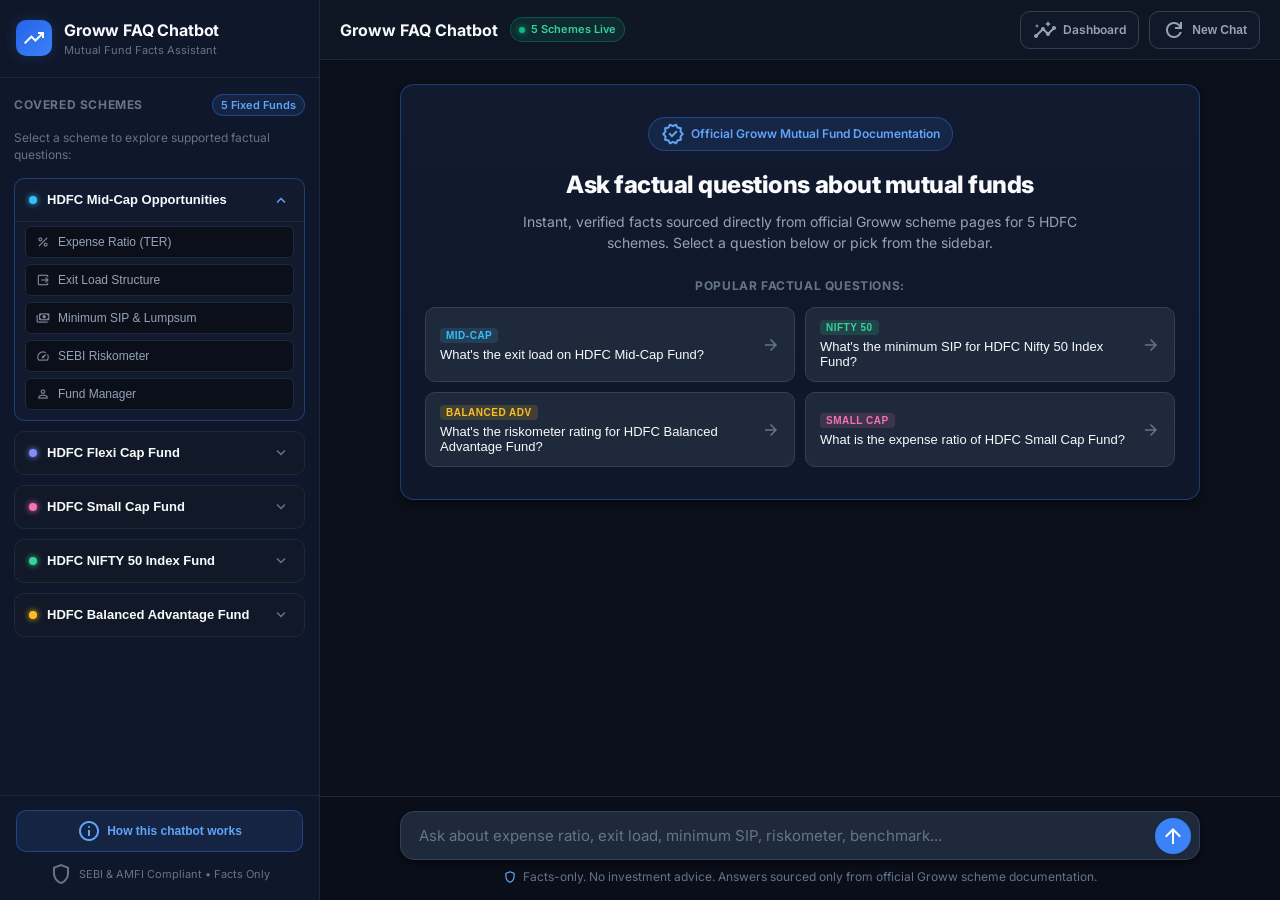
<file: ui/index.html>
<!DOCTYPE html>
<html lang="en">
<head>
  <meta charset="UTF-8">
  <meta name="viewport" content="width=device-width, initial-scale=1.0">
  <title>Groww FAQ Chatbot — Mutual Fund Facts-Only Assistant</title>
  
  <!-- Fonts: Inter, IBM Plex Mono & Google Material Symbols -->
  <link rel="preconnect" href="https://fonts.googleapis.com">
  <link rel="preconnect" href="https://fonts.gstatic.com" crossorigin>
  <link href="https://fonts.googleapis.com/css2?family=IBM+Plex+Mono:wght@400;500;600&family=Inter:wght@400;500;600;700;800&display=swap" rel="stylesheet">
  <link href="https://fonts.googleapis.com/css2?family=Material+Symbols+Outlined:wght,FILL@100..700,0..1&display=swap" rel="stylesheet">
  
  <link rel="stylesheet" href="styles.css">
</head>
<body class="dark-theme">

  <div class="app-layout">
    
    <!-- Sidebar Overlay for Mobile -->
    <div class="sidebar-backdrop" id="sidebarBackdrop"></div>

    <!-- Left Sidebar -->
    <aside class="sidebar" id="sidebar">
      
      <!-- Sidebar Header -->
      <div class="sidebar-header">
        <div class="brand-badge">
          <div class="groww-logo-icon">
            <span class="material-symbols-outlined" style="font-variation-settings: 'FILL' 1;">trending_up</span>
          </div>
          <div class="brand-info">
            <h2 class="brand-name">Groww FAQ Chatbot</h2>
            <span class="brand-sub">Mutual Fund Facts Assistant</span>
          </div>
        </div>
        <button class="sidebar-close-btn" id="sidebarCloseBtn" aria-label="Close sidebar">
          <span class="material-symbols-outlined">close</span>
        </button>
      </div>

      <!-- Schemes & Questions Section -->
      <div class="sidebar-content">
        <div class="section-title-group">
          <span class="section-heading">Covered Schemes</span>
          <span class="scheme-count-tag">5 Fixed Funds</span>
        </div>
        <p class="sidebar-helper-text">Select a scheme to explore supported factual questions:</p>

        <div class="schemes-accordion" id="schemesAccordion">
          
          <!-- Scheme 1: Mid-Cap -->
          <div class="scheme-item active" data-scheme="mid-cap">
            <button class="scheme-toggle" aria-expanded="true">
              <div class="scheme-toggle-left">
                <span class="scheme-dot mid-cap-dot"></span>
                <span class="scheme-title">HDFC Mid-Cap Opportunities</span>
              </div>
              <span class="material-symbols-outlined scheme-chevron">expand_more</span>
            </button>
            <div class="scheme-questions">
              <button class="sidebar-q-btn" data-query="What is the expense ratio (TER) of HDFC Mid Cap Fund Direct Growth?">
                <span class="material-symbols-outlined q-icon">percent</span>
                <span>Expense Ratio (TER)</span>
              </button>
              <button class="sidebar-q-btn" data-query="What's the exit load on HDFC Mid-Cap Fund?">
                <span class="material-symbols-outlined q-icon">output</span>
                <span>Exit Load Structure</span>
              </button>
              <button class="sidebar-q-btn" data-query="What is the minimum SIP amount for HDFC Mid Cap Fund?">
                <span class="material-symbols-outlined q-icon">payments</span>
                <span>Minimum SIP & Lumpsum</span>
              </button>
              <button class="sidebar-q-btn" data-query="What is the riskometer rating for HDFC Mid Cap Fund?">
                <span class="material-symbols-outlined q-icon">speed</span>
                <span>SEBI Riskometer</span>
              </button>
              <button class="sidebar-q-btn" data-query="Who manages HDFC Mid Cap Fund?">
                <span class="material-symbols-outlined q-icon">person</span>
                <span>Fund Manager</span>
              </button>
            </div>
          </div>

          <!-- Scheme 2: Flexi Cap -->
          <div class="scheme-item" data-scheme="flexi-cap">
            <button class="scheme-toggle" aria-expanded="false">
              <div class="scheme-toggle-left">
                <span class="scheme-dot flexi-cap-dot"></span>
                <span class="scheme-title">HDFC Flexi Cap Fund</span>
              </div>
              <span class="material-symbols-outlined scheme-chevron">expand_more</span>
            </button>
            <div class="scheme-questions">
              <button class="sidebar-q-btn" data-query="What benchmark does HDFC Flexi Cap Fund track?">
                <span class="material-symbols-outlined q-icon">query_stats</span>
                <span>Benchmark Index</span>
              </button>
              <button class="sidebar-q-btn" data-query="What is the expense ratio of HDFC Flexi Cap Direct Plan?">
                <span class="material-symbols-outlined q-icon">percent</span>
                <span>Expense Ratio (TER)</span>
              </button>
              <button class="sidebar-q-btn" data-query="What is the minimum SIP for HDFC Flexi Cap?">
                <span class="material-symbols-outlined q-icon">payments</span>
                <span>Minimum SIP & Lumpsum</span>
              </button>
              <button class="sidebar-q-btn" data-query="What is the exit load for HDFC Flexi Cap Fund?">
                <span class="material-symbols-outlined q-icon">output</span>
                <span>Exit Load Rules</span>
              </button>
              <button class="sidebar-q-btn" data-query="Who is the fund manager of HDFC Flexi Cap Fund?">
                <span class="material-symbols-outlined q-icon">person</span>
                <span>Fund Manager</span>
              </button>
            </div>
          </div>

          <!-- Scheme 3: Small Cap -->
          <div class="scheme-item" data-scheme="small-cap">
            <button class="scheme-toggle" aria-expanded="false">
              <div class="scheme-toggle-left">
                <span class="scheme-dot small-cap-dot"></span>
                <span class="scheme-title">HDFC Small Cap Fund</span>
              </div>
              <span class="material-symbols-outlined scheme-chevron">expand_more</span>
            </button>
            <div class="scheme-questions">
              <button class="sidebar-q-btn" data-query="What is the exit load on HDFC Small Cap?">
                <span class="material-symbols-outlined q-icon">output</span>
                <span>Exit Load Period</span>
              </button>
              <button class="sidebar-q-btn" data-query="Is there any lock-in period for HDFC Small Cap Fund?">
                <span class="material-symbols-outlined q-icon">lock_open</span>
                <span>Lock-in Period vs ELSS</span>
              </button>
              <button class="sidebar-q-btn" data-query="What is the expense ratio of HDFC Small Cap Fund?">
                <span class="material-symbols-outlined q-icon">percent</span>
                <span>Expense Ratio (TER)</span>
              </button>
              <button class="sidebar-q-btn" data-query="What is the riskometer classification for HDFC Small Cap Fund?">
                <span class="material-symbols-outlined q-icon">speed</span>
                <span>SEBI Riskometer</span>
              </button>
              <button class="sidebar-q-btn" data-query="What is the minimum SIP for HDFC Small Cap Fund?">
                <span class="material-symbols-outlined q-icon">payments</span>
                <span>Minimum Investment</span>
              </button>
            </div>
          </div>

          <!-- Scheme 4: Nifty 50 Index -->
          <div class="scheme-item" data-scheme="nifty-50">
            <button class="scheme-toggle" aria-expanded="false">
              <div class="scheme-toggle-left">
                <span class="scheme-dot nifty-dot"></span>
                <span class="scheme-title">HDFC NIFTY 50 Index Fund</span>
              </div>
              <span class="material-symbols-outlined scheme-chevron">expand_more</span>
            </button>
            <div class="scheme-questions">
              <button class="sidebar-q-btn" data-query="What's the minimum SIP for HDFC Nifty 50 Index Fund?">
                <span class="material-symbols-outlined q-icon">payments</span>
                <span>Minimum SIP (₹100)</span>
              </button>
              <button class="sidebar-q-btn" data-query="Does HDFC Nifty 50 Index Fund have an exit load?">
                <span class="material-symbols-outlined q-icon">output</span>
                <span>Exit Load (Nil / Zero)</span>
              </button>
              <button class="sidebar-q-btn" data-query="What is the benchmark of HDFC Nifty 50 Index Fund?">
                <span class="material-symbols-outlined q-icon">query_stats</span>
                <span>Underlying Benchmark</span>
              </button>
              <button class="sidebar-q-btn" data-query="What is the expense ratio of HDFC Nifty 50 Index Fund Direct Growth?">
                <span class="material-symbols-outlined q-icon">percent</span>
                <span>Expense Ratio (TER)</span>
              </button>
            </div>
          </div>

          <!-- Scheme 5: Balanced Advantage -->
          <div class="scheme-item" data-scheme="balanced-adv">
            <button class="scheme-toggle" aria-expanded="false">
              <div class="scheme-toggle-left">
                <span class="scheme-dot baf-dot"></span>
                <span class="scheme-title">HDFC Balanced Advantage Fund</span>
              </div>
              <span class="material-symbols-outlined scheme-chevron">expand_more</span>
            </button>
            <div class="scheme-questions">
              <button class="sidebar-q-btn" data-query="What's the riskometer rating for HDFC Balanced Advantage Fund?">
                <span class="material-symbols-outlined q-icon">speed</span>
                <span>Riskometer Rating</span>
              </button>
              <button class="sidebar-q-btn" data-query="What is the expense ratio of HDFC Balanced Advantage Fund?">
                <span class="material-symbols-outlined q-icon">percent</span>
                <span>Expense Ratio (TER)</span>
              </button>
              <button class="sidebar-q-btn" data-query="What is the exit load structure for HDFC Balanced Advantage Fund?">
                <span class="material-symbols-outlined q-icon">output</span>
                <span>Exit Load Tier</span>
              </button>
              <button class="sidebar-q-btn" data-query="How do I download account statements for HDFC Balanced Advantage Fund on Groww?">
                <span class="material-symbols-outlined q-icon">download</span>
                <span>Statement Download Process</span>
              </button>
            </div>
          </div>

        </div>
      </div>

      <!-- Sidebar Footer -->
      <div class="sidebar-footer">
        <button class="sidebar-info-btn" id="aboutBtn">
          <span class="material-symbols-outlined">info</span>
          <span>How this chatbot works</span>
        </button>
        <div class="sidebar-disclaimer-tag">
          <span class="material-symbols-outlined text-[14px]">shield</span>
          <span>SEBI & AMFI Compliant • Facts Only</span>
        </div>
      </div>

    </aside>

    <!-- Main Chat Canvas -->
    <div class="main-canvas">
      
      <!-- Top Header Bar -->
      <header class="top-nav">
        <div class="nav-left">
          <button class="sidebar-toggle-btn" id="sidebarToggleBtn" aria-label="Toggle sidebar menu">
            <span class="material-symbols-outlined">menu</span>
          </button>
          <div class="nav-brand-title">
            <h1>Groww FAQ Chatbot</h1>
            <span class="nav-status-pill">
              <span class="pulse-indicator"></span>
              <span>5 Schemes Live</span>
            </span>
          </div>
        </div>

        <div class="nav-right">
          <a href="/dashboard" class="nav-action-btn" title="Open Pilot Observability Dashboard" style="text-decoration: none;">
            <span class="material-symbols-outlined">insights</span>
            <span class="btn-text">Dashboard</span>
          </a>
          <button class="nav-action-btn" id="clearChatBtn" title="Clear chat history">
            <span class="material-symbols-outlined">refresh</span>
            <span class="btn-text">New Chat</span>
          </button>
        </div>
      </header>

      <!-- Chat Workspace -->
      <main class="chat-workspace">
        <div class="chat-container">
          
          <div class="messages-list" id="messagesList">
            
            <!-- Welcome Hero Screen -->
            <div class="welcome-screen" id="welcomeScreen">
              <div class="welcome-badge">
                <span class="material-symbols-outlined text-[16px]">verified</span>
                <span>Official Groww Mutual Fund Documentation</span>
              </div>

              <h2 class="welcome-heading">Ask factual questions about mutual funds</h2>
              <p class="welcome-subheading">
                Instant, verified facts sourced directly from official Groww scheme pages for 5 HDFC schemes. Select a question below or pick from the sidebar.
              </p>

              <!-- Quick Starter Chips -->
              <div class="chips-container">
                <div class="chips-label">Popular Factual Questions:</div>
                <div class="chips-grid">
                  <button class="question-chip" data-query="What's the exit load on HDFC Mid-Cap Fund?">
                    <div class="chip-content">
                      <span class="chip-scheme-tag mid-cap-tag">Mid-Cap</span>
                      <span class="chip-text">What's the exit load on HDFC Mid-Cap Fund?</span>
                    </div>
                    <span class="material-symbols-outlined chip-arrow">arrow_forward</span>
                  </button>

                  <button class="question-chip" data-query="What's the minimum SIP for HDFC Nifty 50 Index Fund?">
                    <div class="chip-content">
                      <span class="chip-scheme-tag nifty-tag">Nifty 50</span>
                      <span class="chip-text">What's the minimum SIP for HDFC Nifty 50 Index Fund?</span>
                    </div>
                    <span class="material-symbols-outlined chip-arrow">arrow_forward</span>
                  </button>

                  <button class="question-chip" data-query="What's the riskometer rating for HDFC Balanced Advantage Fund?">
                    <div class="chip-content">
                      <span class="chip-scheme-tag baf-tag">Balanced Adv</span>
                      <span class="chip-text">What's the riskometer rating for HDFC Balanced Advantage Fund?</span>
                    </div>
                    <span class="material-symbols-outlined chip-arrow">arrow_forward</span>
                  </button>

                  <button class="question-chip" data-query="What is the expense ratio of HDFC Small Cap Fund?">
                    <div class="chip-content">
                      <span class="chip-scheme-tag small-cap-tag">Small Cap</span>
                      <span class="chip-text">What is the expense ratio of HDFC Small Cap Fund?</span>
                    </div>
                    <span class="material-symbols-outlined chip-arrow">arrow_forward</span>
                  </button>
                </div>
              </div>

            </div>

          </div>

        </div>
      </main>

      <!-- Docked Bottom Input Area -->
      <div class="docked-input-wrapper">
        <div class="input-container">
          <form class="input-form" id="chatForm">
            <div class="input-box-wrapper">
              <input 
                type="text" 
                id="queryInput" 
                class="chat-input" 
                placeholder="Ask about expense ratio, exit load, minimum SIP, riskometer, benchmark..." 
                autocomplete="off"
                required
              />
              <button type="submit" id="sendBtn" class="send-btn" aria-label="Send message">
                <span class="material-symbols-outlined">arrow_upward</span>
              </button>
            </div>
          </form>
          
          <!-- Persistent Disclaimer Footer -->
          <div class="input-disclaimer">
            <span class="material-symbols-outlined disclaimer-icon">shield</span>
            <span>Facts-only. No investment advice. Answers sourced only from official Groww scheme documentation.</span>
          </div>
        </div>
      </div>

    </div>

  </div>

  <!-- About Modal Dialog -->
  <div class="modal-backdrop" id="aboutModal" style="display: none;">
    <div class="modal-card">
      <div class="modal-header">
        <div class="modal-title-group">
          <span class="material-symbols-outlined text-blue">info</span>
          <h3>About Groww FAQ Chatbot</h3>
        </div>
        <button class="modal-close-btn" id="closeModalBtn" aria-label="Close dialog">
          <span class="material-symbols-outlined">close</span>
        </button>
      </div>

      <div class="modal-body">
        <section class="modal-section">
          <h4>Verified 5-Scheme Corpus</h4>
          <p>This chatbot strictly answers questions from 5 official Groww HTML scheme pages with zero external crawling or PDF ingestion:</p>
          <ul class="modal-list">
            <li><a href="https://groww.in/mutual-funds/hdfc-mid-cap-fund-direct-growth" target="_blank" rel="noopener noreferrer">HDFC Mid-Cap Opportunities Direct Plan ↗</a></li>
            <li><a href="https://groww.in/mutual-funds/hdfc-equity-fund-direct-growth" target="_blank" rel="noopener noreferrer">HDFC Flexi Cap Direct Plan ↗</a></li>
            <li><a href="https://groww.in/mutual-funds/hdfc-small-cap-fund-direct-growth" target="_blank" rel="noopener noreferrer">HDFC Small Cap Direct Plan ↗</a></li>
            <li><a href="https://groww.in/mutual-funds/hdfc-nifty-50-index-fund-direct-growth" target="_blank" rel="noopener noreferrer">HDFC Nifty 50 Index Direct Plan ↗</a></li>
            <li><a href="https://groww.in/mutual-funds/hdfc-balanced-advantage-fund-direct-growth" target="_blank" rel="noopener noreferrer">HDFC Balanced Advantage Direct Plan ↗</a></li>
          </ul>
        </section>

        <section class="modal-section">
          <h4>Pre-Retrieval Guardrails & Refusal Gate</h4>
          <p>The chatbot enforces regulatory compliance by immediately refusing:</p>
          <ul class="modal-list">
            <li><strong>Investment Advice:</strong> "Should I buy / sell / redeem?"</li>
            <li><strong>Scheme Comparisons:</strong> "Which fund gives higher return?"</li>
            <li><strong>Return Forecasts:</strong> "How much money will I make?"</li>
            <li><strong>Out-of-Corpus AMCs:</strong> Non-covered schemes, crypto, tax filing.</li>
          </ul>
        </section>

        <section class="modal-section">
          <h4>Privacy First</h4>
          <p>Personal financial identifiers (PAN, Aadhaar, mobile numbers, bank accounts) are automatically scrubbed prior to retrieval and never saved in logs.</p>
        </section>
      </div>

      <div class="modal-footer">
        <a href="https://www.amfiindia.com/investor-corner/knowledge-center/what-are-mutual-funds.html" target="_blank" rel="noopener noreferrer" class="amfi-link-btn">
          <span class="material-symbols-outlined text-[16px]">open_in_new</span>
          <span>AMFI Official Investor Education Resource</span>
        </a>
        <button class="modal-done-btn" id="modalDoneBtn">Got it</button>
      </div>
    </div>
  </div>

  <script src="app.js"></script>
</body>
</html>
</file>
<file: ui/styles.css>
/* ==========================================================================
   Groww FAQ Chatbot — Dark & Blue Design System
   ========================================================================== */

:root {
  /* Dark Mode Palette */
  --bg-base: #0b0f19;
  --bg-sidebar: #0f172a;
  --bg-surface: #111827;
  --bg-card: #1e293b;
  --bg-card-hover: #273549;
  --bg-user-bubble: #1e293b;
  --bg-assistant-card: #131d2e;
  
  /* Electric Blue Accents */
  --primary-blue: #3b82f6;
  --primary-blue-hover: #2563eb;
  --primary-blue-light: #60a5fa;
  --blue-glow: rgba(59, 130, 246, 0.25);
  --blue-subtle: rgba(59, 130, 246, 0.12);
  --blue-border: rgba(59, 130, 246, 0.35);
  
  /* Text & Contrast */
  --text-main: #f8fafc;
  --text-muted: #94a3b8;
  --text-dim: #64748b;
  --text-on-blue: #ffffff;
  
  /* Borders */
  --border-subtle: #1e293b;
  --border-medium: #334155;
  --border-light: #475569;
  
  /* Refusal Accent */
  --refusal-accent: #f59e0b;
  --refusal-bg: #1c1509;
  --refusal-badge-bg: #3d2406;
  --refusal-badge-text: #fbbf24;
  
  /* Success & Scheme Colors */
  --success: #10b981;
  --color-midcap: #38bdf8;
  --color-flexicap: #818cf8;
  --color-smallcap: #f472b6;
  --color-nifty: #34d399;
  --color-baf: #fbbf24;
  
  /* Typography */
  --font-sans: 'Inter', -apple-system, BlinkMacSystemFont, 'Segoe UI', Roboto, sans-serif;
  --font-mono: 'IBM Plex Mono', monospace;
  
  /* Geometry */
  --sidebar-width: 320px;
  --max-content-width: 800px;
  --radius-sm: 6px;
  --radius-md: 10px;
  --radius-lg: 14px;
  --radius-full: 9999px;
  
  --shadow-card: 0 4px 6px -1px rgba(0, 0, 0, 0.3), 0 2px 4px -1px rgba(0, 0, 0, 0.2);
  --shadow-glow: 0 0 15px rgba(59, 130, 246, 0.2);
}

/* Base Reset */
* {
  box-sizing: border-box;
  margin: 0;
  padding: 0;
}

body.dark-theme {
  font-family: var(--font-sans);
  background-color: var(--bg-base);
  color: var(--text-main);
  line-height: 1.5;
  min-height: 100vh;
  overflow-x: hidden;
  -webkit-font-smoothing: antialiased;
}

/* Material Symbols */
.material-symbols-outlined {
  font-variation-settings: 'FILL' 0, 'wght' 400, 'GRAD' 0, 'opsz' 24;
  vertical-align: middle;
  display: inline-block;
  line-height: 1;
}

/* Custom Scrollbar */
::-webkit-scrollbar {
  width: 6px;
  height: 6px;
}
::-webkit-scrollbar-track {
  background: var(--bg-base);
}
::-webkit-scrollbar-thumb {
  background: var(--border-medium);
  border-radius: 4px;
}
::-webkit-scrollbar-thumb:hover {
  background: var(--border-light);
}

/* ==========================================================================
   Layout: Sidebar + Main Canvas
   ========================================================================== */
.app-layout {
  display: flex;
  min-height: 100vh;
  width: 100vw;
  overflow: hidden;
}

/* ==========================================================================
   Left Sidebar
   ========================================================================== */
.sidebar {
  width: var(--sidebar-width);
  background-color: var(--bg-sidebar);
  border-right: 1px solid var(--border-subtle);
  display: flex;
  flex-direction: column;
  height: 100vh;
  position: sticky;
  top: 0;
  z-index: 50;
  transition: transform 0.3s cubic-bezier(0.4, 0, 0.2, 1);
}

.sidebar-header {
  padding: 18px 16px;
  border-bottom: 1px solid var(--border-subtle);
  display: flex;
  align-items: center;
  justify-content: space-between;
}

.brand-badge {
  display: flex;
  align-items: center;
  gap: 12px;
}

.groww-logo-icon {
  width: 36px;
  height: 36px;
  background: linear-gradient(135deg, #2563eb, #3b82f6);
  color: var(--text-on-blue);
  border-radius: var(--radius-md);
  display: flex;
  align-items: center;
  justify-content: center;
  box-shadow: var(--shadow-glow);
}

.brand-name {
  font-size: 16px;
  font-weight: 700;
  color: var(--text-main);
  letter-spacing: -0.01em;
}

.brand-sub {
  font-size: 11px;
  color: var(--text-dim);
  display: block;
}

.sidebar-close-btn {
  display: none;
  background: transparent;
  border: none;
  color: var(--text-muted);
  cursor: pointer;
  padding: 4px;
}

.sidebar-content {
  flex: 1;
  overflow-y: auto;
  padding: 16px 14px;
  display: flex;
  flex-direction: column;
  gap: 14px;
}

.section-title-group {
  display: flex;
  align-items: center;
  justify-content: space-between;
}

.section-heading {
  font-size: 12px;
  font-weight: 700;
  text-transform: uppercase;
  letter-spacing: 0.05em;
  color: var(--text-dim);
}

.scheme-count-tag {
  font-size: 11px;
  font-weight: 600;
  background: var(--blue-subtle);
  color: var(--primary-blue-light);
  padding: 2px 8px;
  border-radius: var(--radius-full);
  border: 1px solid var(--blue-border);
}

.sidebar-helper-text {
  font-size: 12px;
  color: var(--text-dim);
  line-height: 1.4;
}

/* Accordion Schemes */
.schemes-accordion {
  display: flex;
  flex-direction: column;
  gap: 10px;
}

.scheme-item {
  background: var(--bg-surface);
  border: 1px solid var(--border-subtle);
  border-radius: var(--radius-md);
  overflow: hidden;
  transition: all 0.2s ease;
}

.scheme-item:hover {
  border-color: var(--border-medium);
}

.scheme-item.active {
  border-color: var(--blue-border);
  background: #111a2e;
}

.scheme-toggle {
  width: 100%;
  background: transparent;
  border: none;
  padding: 12px 14px;
  display: flex;
  align-items: center;
  justify-content: space-between;
  cursor: pointer;
  text-align: left;
}

.scheme-toggle-left {
  display: flex;
  align-items: center;
  gap: 10px;
}

.scheme-dot {
  width: 8px;
  height: 8px;
  border-radius: 50%;
}

.mid-cap-dot { background-color: var(--color-midcap); box-shadow: 0 0 6px var(--color-midcap); }
.flexi-cap-dot { background-color: var(--color-flexicap); box-shadow: 0 0 6px var(--color-flexicap); }
.small-cap-dot { background-color: var(--color-smallcap); box-shadow: 0 0 6px var(--color-smallcap); }
.nifty-dot { background-color: var(--color-nifty); box-shadow: 0 0 6px var(--color-nifty); }
.baf-dot { background-color: var(--color-baf); box-shadow: 0 0 6px var(--color-baf); }

.scheme-title {
  font-size: 13px;
  font-weight: 600;
  color: var(--text-main);
}

.scheme-chevron {
  color: var(--text-dim);
  font-size: 18px;
  transition: transform 0.2s ease;
}

.scheme-item.active .scheme-chevron {
  transform: rotate(180deg);
  color: var(--primary-blue-light);
}

.scheme-questions {
  display: none;
  padding: 4px 10px 10px 10px;
  flex-direction: column;
  gap: 6px;
  border-top: 1px solid var(--border-subtle);
}

.scheme-item.active .scheme-questions {
  display: flex;
}

.sidebar-q-btn {
  background: var(--bg-base);
  border: 1px solid var(--border-subtle);
  border-radius: var(--radius-sm);
  padding: 8px 10px;
  color: var(--text-muted);
  font-size: 12px;
  font-weight: 500;
  text-align: left;
  display: flex;
  align-items: center;
  gap: 8px;
  cursor: pointer;
  transition: all 0.15s ease;
}

.sidebar-q-btn:hover {
  background: var(--primary-blue);
  color: var(--text-on-blue);
  border-color: var(--primary-blue);
  transform: translateX(2px);
}

.sidebar-q-btn .q-icon {
  font-size: 14px;
  opacity: 0.8;
}

/* Sidebar Footer */
.sidebar-footer {
  padding: 14px 16px;
  border-top: 1px solid var(--border-subtle);
  display: flex;
  flex-direction: column;
  gap: 10px;
}

.sidebar-info-btn {
  background: var(--blue-subtle);
  border: 1px solid var(--blue-border);
  color: var(--primary-blue-light);
  padding: 8px 12px;
  border-radius: var(--radius-md);
  font-size: 12px;
  font-weight: 600;
  display: flex;
  align-items: center;
  justify-content: center;
  gap: 6px;
  cursor: pointer;
  transition: all 0.2s ease;
}

.sidebar-info-btn:hover {
  background: var(--primary-blue);
  color: var(--text-on-blue);
}

.sidebar-disclaimer-tag {
  display: flex;
  align-items: center;
  justify-content: center;
  gap: 6px;
  font-size: 11px;
  color: var(--text-dim);
  text-align: center;
}

/* ==========================================================================
   Main Canvas
   ========================================================================== */
.main-canvas {
  flex: 1;
  display: flex;
  flex-direction: column;
  height: 100vh;
  background-color: var(--bg-base);
  overflow: hidden;
}

/* Top Nav */
.top-nav {
  height: 60px;
  background-color: rgba(17, 24, 39, 0.8);
  backdrop-filter: blur(12px);
  border-bottom: 1px solid var(--border-subtle);
  padding: 0 20px;
  display: flex;
  align-items: center;
  justify-content: space-between;
  z-index: 30;
}

.nav-left {
  display: flex;
  align-items: center;
  gap: 14px;
}

.sidebar-toggle-btn {
  display: none;
  background: transparent;
  border: none;
  color: var(--text-muted);
  cursor: pointer;
  padding: 6px;
  border-radius: var(--radius-sm);
}

.sidebar-toggle-btn:hover {
  background: var(--bg-card);
  color: var(--text-main);
}

.nav-brand-title {
  display: flex;
  align-items: center;
  gap: 12px;
}

.nav-brand-title h1 {
  font-size: 16px;
  font-weight: 700;
  color: var(--text-main);
}

.nav-status-pill {
  display: inline-flex;
  align-items: center;
  gap: 6px;
  background: rgba(16, 185, 129, 0.12);
  border: 1px solid rgba(16, 185, 129, 0.3);
  color: #34d399;
  font-size: 11px;
  font-weight: 600;
  padding: 3px 8px;
  border-radius: var(--radius-full);
}

.pulse-indicator {
  width: 6px;
  height: 6px;
  background-color: #10b981;
  border-radius: 50%;
  box-shadow: 0 0 6px #10b981;
}

.nav-right {
  display: flex;
  align-items: center;
  gap: 10px;
}

.nav-action-btn {
  background: var(--bg-surface);
  border: 1px solid var(--border-medium);
  color: var(--text-muted);
  padding: 6px 12px;
  border-radius: var(--radius-md);
  font-size: 12px;
  font-weight: 600;
  display: flex;
  align-items: center;
  gap: 6px;
  cursor: pointer;
  transition: all 0.2s ease;
}

.nav-action-btn:hover {
  background: var(--bg-card);
  color: var(--primary-blue-light);
  border-color: var(--primary-blue);
}

/* ==========================================================================
   Chat Workspace & Messages
   ========================================================================== */
.chat-workspace {
  flex: 1;
  overflow-y: auto;
  padding: 24px 20px 140px 20px;
  display: flex;
  flex-direction: column;
  align-items: center;
}

.chat-container {
  width: 100%;
  max-width: var(--max-content-width);
}

.messages-list {
  display: flex;
  flex-direction: column;
  gap: 20px;
  width: 100%;
}

/* Welcome Screen */
.welcome-screen {
  background: linear-gradient(180deg, #111a2e 0%, #0f172a 100%);
  border: 1px solid var(--blue-border);
  border-radius: var(--radius-lg);
  padding: 32px 24px;
  box-shadow: var(--shadow-card);
  display: flex;
  flex-direction: column;
  align-items: center;
  text-align: center;
}

.welcome-badge {
  display: inline-flex;
  align-items: center;
  gap: 6px;
  background: var(--blue-subtle);
  border: 1px solid var(--blue-border);
  color: var(--primary-blue-light);
  padding: 4px 12px;
  border-radius: var(--radius-full);
  font-size: 12px;
  font-weight: 600;
  margin-bottom: 16px;
}

.welcome-heading {
  font-size: 24px;
  font-weight: 800;
  color: var(--text-main);
  margin-bottom: 8px;
  letter-spacing: -0.02em;
}

.welcome-subheading {
  font-size: 14px;
  color: var(--text-muted);
  max-width: 600px;
  margin-bottom: 24px;
  line-height: 1.5;
}

.chips-container {
  width: 100%;
}

.chips-label {
  font-size: 12px;
  font-weight: 700;
  color: var(--text-dim);
  text-transform: uppercase;
  letter-spacing: 0.05em;
  margin-bottom: 12px;
}

.chips-grid {
  display: grid;
  grid-template-columns: repeat(auto-fit, minmax(280px, 1fr));
  gap: 10px;
}

.question-chip {
  background: var(--bg-card);
  border: 1px solid var(--border-medium);
  border-radius: var(--radius-md);
  padding: 12px 14px;
  display: flex;
  align-items: center;
  justify-content: space-between;
  text-align: left;
  cursor: pointer;
  transition: all 0.2s ease;
}

.question-chip:hover {
  border-color: var(--primary-blue);
  background: var(--bg-card-hover);
  box-shadow: var(--shadow-glow);
  transform: translateY(-1px);
}

.chip-content {
  display: flex;
  flex-direction: column;
  gap: 4px;
}

.chip-scheme-tag {
  font-size: 10px;
  font-weight: 700;
  text-transform: uppercase;
  letter-spacing: 0.05em;
  padding: 2px 6px;
  border-radius: 4px;
  width: fit-content;
}

.mid-cap-tag { background: rgba(56, 189, 248, 0.15); color: var(--color-midcap); }
.nifty-tag { background: rgba(52, 211, 153, 0.15); color: var(--color-nifty); }
.baf-tag { background: rgba(251, 191, 36, 0.15); color: var(--color-baf); }
.small-cap-tag { background: rgba(244, 114, 182, 0.15); color: var(--color-smallcap); }

.chip-text {
  font-size: 13px;
  font-weight: 500;
  color: var(--text-main);
}

.chip-arrow {
  color: var(--text-dim);
  font-size: 18px;
  transition: all 0.2s ease;
}

.question-chip:hover .chip-arrow {
  color: var(--primary-blue-light);
  transform: translateX(3px);
}

/* ==========================================================================
   Chat Messages Rows
   ========================================================================== */
.message-row {
  display: flex;
  flex-direction: column;
  width: 100%;
}

.user-row {
  align-items: flex-end;
}

.assistant-row {
  align-items: flex-start;
}

.user-bubble {
  background-color: #24344d;
  color: var(--text-main);
  border: 1px solid var(--border-medium);
  border-radius: var(--radius-lg);
  padding: 12px 18px;
  max-width: 80%;
  font-size: 15px;
  box-shadow: var(--shadow-card);
}

.assistant-card {
  background-color: var(--bg-assistant-card);
  border: 1px solid var(--border-medium);
  border-left: 4px solid var(--primary-blue);
  border-radius: var(--radius-lg);
  padding: 18px 20px;
  width: 100%;
  box-shadow: var(--shadow-card);
  display: flex;
  flex-direction: column;
  gap: 14px;
}

.assistant-card.refusal-card {
  border-left: 4px solid var(--refusal-accent);
  background-color: var(--refusal-bg);
}

/* PII Warning Notice */
.pii-notice-badge {
  display: inline-flex;
  align-items: center;
  gap: 6px;
  background: rgba(239, 68, 68, 0.15);
  border: 1px solid rgba(239, 68, 68, 0.3);
  color: #fca5a5;
  padding: 4px 10px;
  border-radius: var(--radius-full);
  font-size: 12px;
  font-weight: 500;
  width: fit-content;
  margin-bottom: 6px;
}

.refusal-pill {
  display: inline-flex;
  align-items: center;
  gap: 6px;
  background: var(--refusal-badge-bg);
  border: 1px solid rgba(245, 158, 11, 0.3);
  color: var(--refusal-badge-text);
  padding: 4px 10px;
  border-radius: var(--radius-full);
  font-size: 12px;
  font-weight: 600;
  width: fit-content;
}

.answer-body {
  font-size: 15px;
  color: var(--text-main);
  line-height: 1.6;
}

.answer-body p {
  margin-bottom: 8px;
}

.answer-body p:last-child {
  margin-bottom: 0;
}

.answer-body strong {
  color: var(--primary-blue-light);
  font-weight: 600;
}

/* Citation & Education Buttons */
.citation-area {
  display: flex;
  flex-wrap: wrap;
  align-items: center;
  gap: 8px;
  padding-top: 4px;
}

.citation-pill {
  display: inline-flex;
  align-items: center;
  gap: 6px;
  background: linear-gradient(135deg, rgba(37, 99, 235, 0.2), rgba(59, 130, 246, 0.25));
  border: 1px solid var(--blue-border);
  color: #bfdbfe;
  padding: 6px 12px;
  border-radius: var(--radius-sm);
  font-size: 12px;
  font-weight: 600;
  text-decoration: none;
  transition: all 0.2s ease;
}

.citation-pill:hover {
  background: var(--primary-blue);
  color: var(--text-on-blue);
  border-color: var(--primary-blue);
  box-shadow: var(--shadow-glow);
}

.education-pill {
  display: inline-flex;
  align-items: center;
  gap: 6px;
  background: rgba(245, 158, 11, 0.12);
  border: 1px solid rgba(245, 158, 11, 0.3);
  color: #fbbf24;
  padding: 6px 14px;
  border-radius: var(--radius-full);
  font-size: 12px;
  font-weight: 600;
  text-decoration: none;
  transition: all 0.2s ease;
  width: fit-content;
}

.education-pill:hover {
  background: var(--refusal-accent);
  color: #000000;
}

.card-footer {
  display: flex;
  align-items: center;
  justify-content: space-between;
  padding-top: 10px;
  border-top: 1px solid var(--border-subtle);
  font-size: 12px;
}

.meta-date {
  font-family: var(--font-mono);
  color: var(--text-dim);
  font-size: 12px;
  display: flex;
  align-items: center;
  gap: 5px;
}

/* Loading Shimmer Animation */
.loading-card {
  background: var(--bg-assistant-card);
  border: 1px solid var(--border-medium);
  border-left: 4px solid var(--primary-blue);
  border-radius: var(--radius-lg);
  padding: 16px 20px;
  width: 100%;
  display: flex;
  align-items: center;
  gap: 12px;
}

.pulse-dots {
  display: flex;
  gap: 6px;
}

.pulse-dot {
  width: 8px;
  height: 8px;
  background-color: var(--primary-blue);
  border-radius: 50%;
  animation: pulse-animation 1.4s infinite ease-in-out both;
}

.pulse-dot:nth-child(1) { animation-delay: -0.32s; }
.pulse-dot:nth-child(2) { animation-delay: -0.16s; }

@keyframes pulse-animation {
  0%, 80%, 100% { transform: scale(0.6); opacity: 0.4; }
  40% { transform: scale(1); opacity: 1; box-shadow: 0 0 8px var(--primary-blue); }
}

.loading-text {
  font-size: 13px;
  color: var(--text-muted);
  font-family: var(--font-mono);
}

/* ==========================================================================
   Docked Input Area
   ========================================================================== */
.docked-input-wrapper {
  position: fixed;
  bottom: 0;
  right: 0;
  left: var(--sidebar-width);
  background: rgba(11, 15, 25, 0.85);
  backdrop-filter: blur(16px);
  border-top: 1px solid var(--border-subtle);
  padding: 14px 20px;
  z-index: 30;
  display: flex;
  justify-content: center;
  transition: left 0.3s cubic-bezier(0.4, 0, 0.2, 1);
}

.input-container {
  width: 100%;
  max-width: var(--max-content-width);
  display: flex;
  flex-direction: column;
  gap: 8px;
}

.input-box-wrapper {
  position: relative;
  width: 100%;
  background: var(--bg-card);
  border: 1px solid var(--border-medium);
  border-radius: var(--radius-lg);
  box-shadow: var(--shadow-card);
  display: flex;
  align-items: center;
  transition: all 0.2s ease;
}

.input-box-wrapper:focus-within {
  border-color: var(--primary-blue);
  box-shadow: 0 0 0 2px rgba(59, 130, 246, 0.25);
}

.chat-input {
  width: 100%;
  border: none;
  background: transparent;
  padding: 14px 50px 14px 18px;
  font-size: 15px;
  font-family: var(--font-sans);
  color: var(--text-main);
  outline: none;
}

.chat-input::placeholder {
  color: var(--text-dim);
}

.send-btn {
  position: absolute;
  right: 8px;
  width: 36px;
  height: 36px;
  background: var(--primary-blue);
  color: var(--text-on-blue);
  border: none;
  border-radius: 50%;
  display: flex;
  align-items: center;
  justify-content: center;
  cursor: pointer;
  transition: all 0.2s ease;
}

.send-btn:hover:not(:disabled) {
  background: var(--primary-blue-hover);
  box-shadow: var(--shadow-glow);
  transform: scale(1.05);
}

.send-btn:disabled {
  opacity: 0.4;
  cursor: not-allowed;
}

.input-disclaimer {
  display: flex;
  align-items: center;
  justify-content: center;
  gap: 6px;
  font-size: 12px;
  color: var(--text-dim);
  text-align: center;
}

.disclaimer-icon {
  font-size: 14px;
  color: var(--primary-blue-light);
}

/* ==========================================================================
   Modal Dialog (Dark Theme)
   ========================================================================== */
.modal-backdrop {
  position: fixed;
  inset: 0;
  background: rgba(0, 0, 0, 0.75);
  backdrop-filter: blur(6px);
  z-index: 100;
  display: flex;
  align-items: center;
  justify-content: center;
  padding: 16px;
  animation: fadeIn 0.2s ease-out;
}

.modal-card {
  background: var(--bg-surface);
  border: 1px solid var(--border-medium);
  border-radius: var(--radius-lg);
  max-width: 600px;
  width: 100%;
  max-height: 85vh;
  display: flex;
  flex-direction: column;
  box-shadow: 0 20px 25px -5px rgba(0, 0, 0, 0.5);
  animation: slideUp 0.25s ease-out;
}

.modal-header {
  padding: 18px 20px;
  border-bottom: 1px solid var(--border-subtle);
  display: flex;
  align-items: center;
  justify-content: space-between;
}

.modal-title-group {
  display: flex;
  align-items: center;
  gap: 8px;
}

.modal-title-group h3 {
  font-size: 18px;
  font-weight: 700;
  color: var(--text-main);
}

.text-blue {
  color: var(--primary-blue-light);
}

.modal-close-btn {
  background: transparent;
  border: none;
  cursor: pointer;
  color: var(--text-dim);
  padding: 4px;
  border-radius: 50%;
  display: flex;
  align-items: center;
  justify-content: center;
}

.modal-close-btn:hover {
  background: var(--bg-card);
  color: var(--text-main);
}

.modal-body {
  padding: 20px;
  overflow-y: auto;
  display: flex;
  flex-direction: column;
  gap: 18px;
}

.modal-section h4 {
  font-size: 14px;
  font-weight: 700;
  color: var(--primary-blue-light);
  margin-bottom: 6px;
}

.modal-section p {
  font-size: 13px;
  color: var(--text-muted);
  line-height: 1.5;
  margin-bottom: 8px;
}

.modal-list {
  padding-left: 18px;
  font-size: 13px;
  color: var(--text-muted);
  display: flex;
  flex-direction: column;
  gap: 4px;
}

.modal-list a {
  color: var(--primary-blue-light);
  text-decoration: none;
  font-weight: 500;
}

.modal-list a:hover {
  text-decoration: underline;
}

.modal-footer {
  padding: 14px 20px;
  border-top: 1px solid var(--border-subtle);
  display: flex;
  align-items: center;
  justify-content: space-between;
}

.amfi-link-btn {
  display: inline-flex;
  align-items: center;
  gap: 5px;
  font-size: 12px;
  font-weight: 600;
  color: var(--primary-blue-light);
  text-decoration: none;
}

.modal-done-btn {
  background: var(--primary-blue);
  color: var(--text-on-blue);
  border: none;
  padding: 8px 18px;
  border-radius: var(--radius-md);
  font-size: 13px;
  font-weight: 600;
  cursor: pointer;
  transition: all 0.2s ease;
}

.modal-done-btn:hover {
  background: var(--primary-blue-hover);
  box-shadow: var(--shadow-glow);
}

@keyframes fadeIn {
  from { opacity: 0; }
  to { opacity: 1; }
}

@keyframes slideUp {
  from { opacity: 0; transform: translateY(12px); }
  to { opacity: 1; transform: translateY(0); }
}

/* ==========================================================================
   Responsive Adaptations (Mobile & Tablet)
   ========================================================================== */
@media (max-width: 900px) {
  .sidebar {
    position: fixed;
    transform: translateX(-100%);
    box-shadow: 10px 0 25px rgba(0, 0, 0, 0.5);
  }
  .sidebar.open {
    transform: translateX(0);
  }
  .sidebar-close-btn {
    display: block;
  }
  .sidebar-toggle-btn {
    display: block;
  }
  .docked-input-wrapper {
    left: 0;
  }
  
  .sidebar-backdrop {
    position: fixed;
    inset: 0;
    background: rgba(0, 0, 0, 0.6);
    backdrop-filter: blur(4px);
    z-index: 45;
    display: none;
  }
  .sidebar-backdrop.active {
    display: block;
  }
}

@media (max-width: 640px) {
  .welcome-heading {
    font-size: 20px;
  }
  .welcome-screen {
    padding: 24px 16px;
  }
  .user-bubble {
    max-width: 90%;
  }
  .assistant-card {
    padding: 14px 16px;
  }
  .chips-grid {
    grid-template-columns: 1fr;
  }
  .btn-text {
    display: none;
  }
}
</file>
